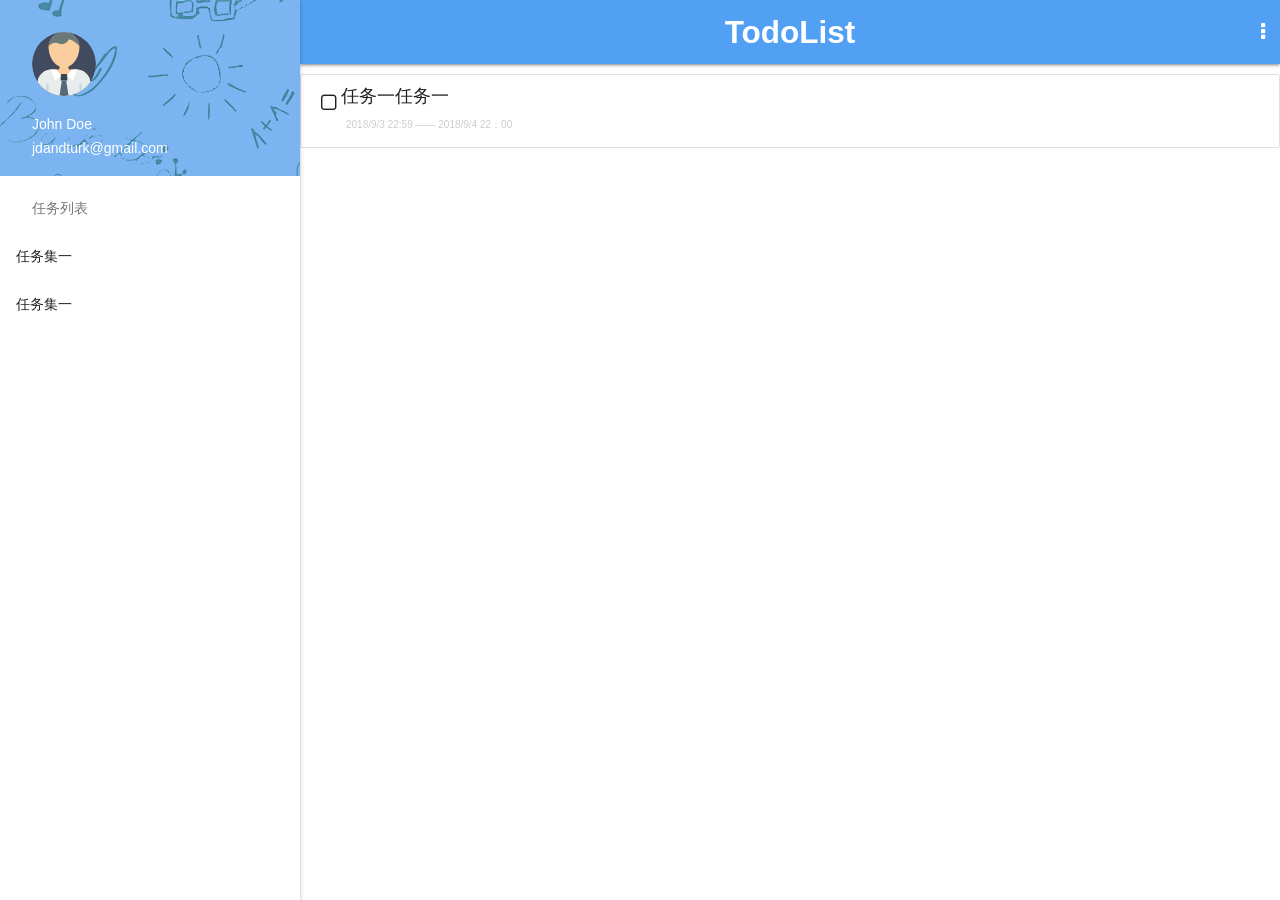
<file: ToDoList_end/WebContent/list.html>
<!DOCTYPE html>
<html>
<head>
    <meta charset="utf-8" />
    <title>todolist</title>
    <meta name="viewport" content="width=device-width, initial-scale=1">
    <script src="lib\jquery-3.2.1.js"></script>
    <link rel="stylesheet" type="text/css" media="screen" href="lib\font-awesome-4.7.0\css\font-awesome.min.css" />
    <link rel="stylesheet" type="text/css" media="screen" href="lib\materialize\css\materialize.min.css" />
    <link rel="stylesheet" type="text/css" media="screen" href="assert\css\style.css" />

    <!-- 完成工作弹出对话框 -->
    <script>
        function showToast(message, duration){
            Materialize.toast(message, duration);
        }
        function showToast1(message, duration){
            Materialize.toast('<i>'+ message + '</i>', duration);
        }
        function showToast2(message, duration){
            Materialize.toast(message, duration, 'rounded');
        }
        function showToast3(message, duration){
            Materialize.toast('Hello World!', duration, '', function toastCompleted(){
                alert('Toast dismissed!');
            });
        }    
    </script>
</head>
<body>
    <ul id="slide-mobile" class="sidenav sidenav-fixed">
        <li>
            <div class="user-view">
                <div class="background">
                    <img src="assert/img/office.jpg">
                </div>
                <a href="user.html"><img class="circle" src="assert/img/avatar-defualt.svg"></a>
                <a href="#name"><span class="white-text name">John Doe</span></a>
                <a href="#email"><span class="white-text email">jdandturk@gmail.com</span></a>
            </div>
        </li>
        <li><a class="subheader">任务列表</a></li>
        <li class="no-padding">
            <ul class="collapsible collapsible-accordion">
                <li class="bold">
                    <a class="collapsible-header waves-effect waves-teal" tabindex="0">任务集一</a>
                    <div class="collapsible-body">
                        <ul>
                            <li><a href="#">任务列表一</a></li>
                            <li><a href="#">任务列表一</a></li>
                        </ul>
                    </div>
                </li>
            </ul>
            <ul class="collapsible collapsible-accordion">
                <li class="bold">
                    <a class="collapsible-header waves-effect waves-teal" tabindex="0">任务集一</a>
                    <div class="collapsible-body">
                        <ul>
                            <li><a href="#">任务列表一</a></li>
                            <li><a href="#">任务列表一</a></li>
                        </ul>
                    </div>
                </li>
            </ul>
        </li>
    </ul>
    <main>
        <!-- nav bar -->
        <nav>
            <div class="nav-wrapper">
                <a href="#" data-target="slide-mobile" class="sidenav-trigger"><i class="fa fa-navicon" style="font-size: 20px;display: inline;"></i></a>
                <a href="#" class="brand-logo center">TodoList</a>
                <ul class="right">
                    <li>
                        <a class="dropdown-trigger" href="#!" data-target="dropdown1"><i class="fa fa-ellipsis-v" style="font-size: 20px;display: inline;"></i></a>
                        <ul id="dropdown1" class="dropdown-content">
                            <li><a href="quadrant.html">四象限</a></li>
                            <li><a href="list.html">时间轴</a></li>
                            <li><a href="tracking.html">查看进度</a></li>
                            <li><a href="task_detail.html">添加任务</a></li>
                        </ul>
                    </li>
                </ul>
            </div>
        </nav>
        <div class="page-container">
            <ul id="list-mod" class="collection">
                <li class="collection-item">
                    <div class="task-name"><i class="fa fa-square-o"></i>&nbsp;&nbsp;&nbsp;&nbsp;任务一任务一</div>
                    <div class="task-deadline">2018/9/3 22:59 —— 2018/9/4 22：00</div>
                </li>
            </ul>
        </div>
    </main>
    <script src="lib\materialize\js\materialize.min.js"></script>
    <script src="assert\js\dropdown.js"></script>
    <script src="assert\js\sidenav.js"></script>
    <script src="assert\js\list.js"></script>
</body>
</html>
</file>
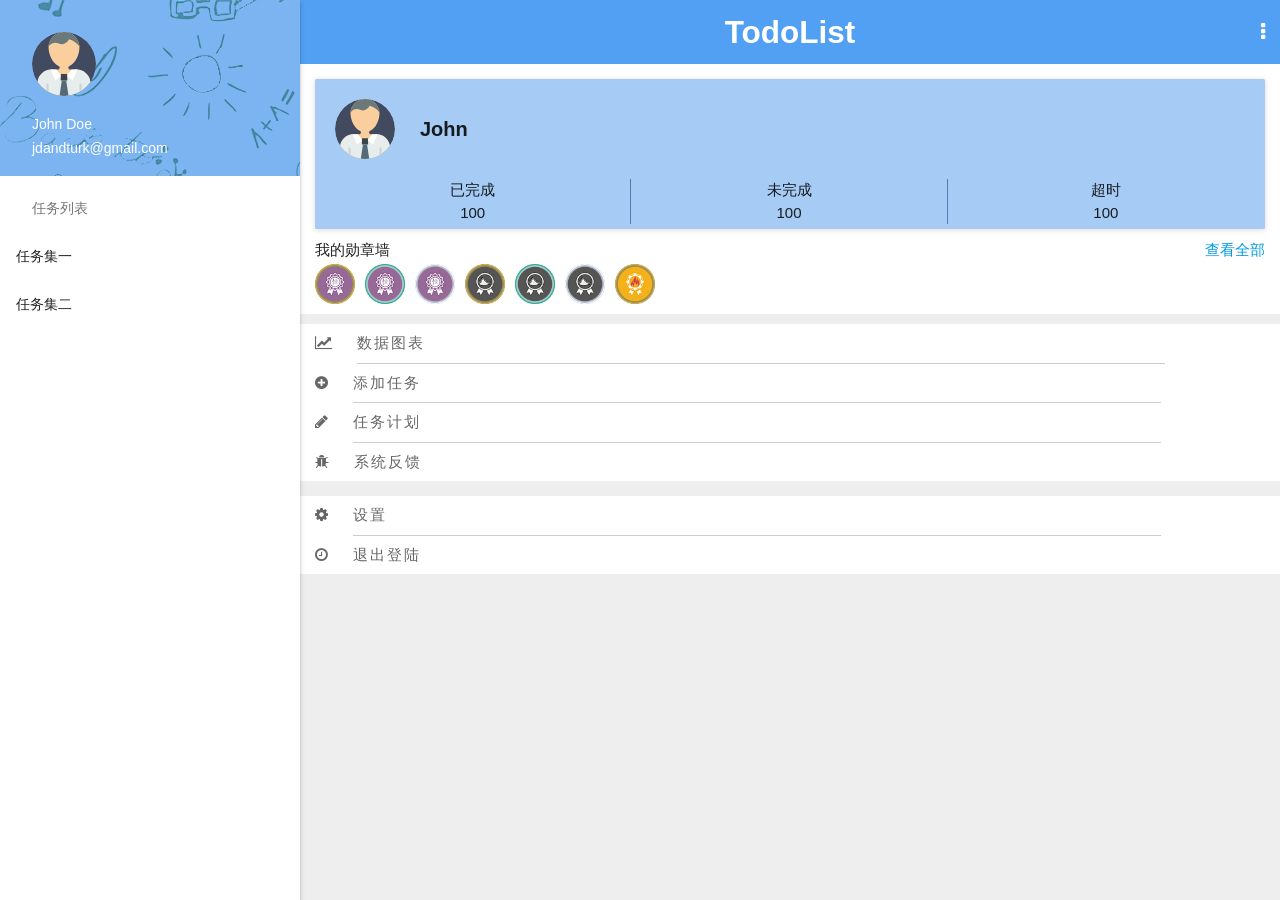
<file: ToDoList_end/WebContent/user.html>
<!DOCTYPE html>
<html>
<head>
    <meta charset="utf-8" />
    <title>用户</title>
    <meta name="viewport" content="width=device-width, initial-scale=1">
    <script src="lib\jquery-3.2.1.js"></script>
    <script src="lib\echarts.min.js"></script>
    <link rel="stylesheet" type="text/css" media="screen" href="lib\font-awesome-4.7.0\css\font-awesome.min.css" />
    <link rel="stylesheet" type="text/css" media="screen" href="lib\materialize\css\materialize.min.css" />
    <link rel="stylesheet" type="text/css" media="screen" href="assert\css\style.css" />
    
</head>
<body>
    <ul id="slide-mobile" class="sidenav sidenav-fixed">
        <li>
            <div class="user-view">
                <div class="background">
                    <img src="assert/img/office.jpg">
                </div>
                <a href="user.html"><img class="circle" src="assert/img/avatar-defualt.svg"></a>
                <a href="#name"><span class="white-text name">John Doe</span></a>
                <a href="#email"><span class="white-text email">jdandturk@gmail.com</span></a>
            </div>
        </li>
        <!-- <li><a href="#!">First Link With Icon</a></li> -->
        <!-- <li><div class="divider"></div></li> -->
        <li><a class="subheader">任务列表</a></li>
        <li class="no-padding">
            <ul class="collapsible collapsible-accordion">
                <li class="bold">
                    <a class="collapsible-header waves-effect waves-teal" tabindex="0">任务集一</a>
                    <div class="collapsible-body">
                        <ul>
                            <li><a href="#">任务列表一</a></li>
                            <li><a href="#">任务列表一</a></li>
                        </ul>
                    </div>
                </li>
            </ul>
            <ul class="collapsible collapsible-accordion">
                <li class="bold">
                    <a class="collapsible-header waves-effect waves-teal" tabindex="0">任务集二</a>
                    <div class="collapsible-body">
                        <ul>
                            <li><a href="#">任务列表一</a></li>
                            <li><a href="#">任务列表一</a></li>
                        </ul>
                    </div>
                </li>
            </ul>
        </li>
    </ul>
    <main style="background-color: #eee; height:100vh;">
        <!-- nav bar -->
        <nav>
            <div class="nav-wrapper">
                <a href="#" data-target="slide-mobile" class="sidenav-trigger"><i class="fa fa-navicon" style="font-size: 20px;display: inline;"></i></a>
                <a href="#" class="brand-logo center">TodoList</a>
                <ul class="right">
                    <li>
                        <a class="dropdown-trigger" href="#!" data-target="dropdown1"><i class="fa fa-ellipsis-v" style="font-size: 20px;display: inline;"></i></a>
                        <ul id="dropdown1" class="dropdown-content">
                            <li><a href="quadrant.html">四象限</a></li>
                            <li><a href="list.html">时间轴</a></li>
                            <li><a href="tracking.html">查看进度</a></li>
                            <li><a href="task_detail.html">添加任务</a></li>
                        </ul>
                    </li>
                </ul>
            </div>
        </nav>
        
        <div id="user-container" class="block-container">
            <div class="user-card">
                <div style="width:100%;height:100px;">
                    <img width="60px;" class="circle" src="assert/img/avatar-defualt.svg" style="margin:20px;float: left;">
                    <p class="user-name">John</p>
                </div>
                
                <ul class="static-row">
                    <li style="border-right:solid 1.5px #5c76af">
                        已完成<br>100
                    </li>
                    <li style="border-right:solid 1.5px #5c76af">
                        未完成<br>100
                    </li>
                    <li>
                        超时<br>100
                    </li>
                </ul>
            </div>

            <div class="achieve-row">

                <div style="width:100%;height:25px;">
                    <p>我的勋章墙</p>
                    <a href="#">查看全部</a>
                </div>
                
                <ul class="achieve-list">
                    <li>
                        <img width="40px" src="assert/img/Achievement/64/c/1.png">
                    </li>
                    <li>
                        <img width="40px" src="assert/img/Achievement/64/c/2.png">
                    </li>
                    <li>
                        <img width="40px" src="assert/img/Achievement/64/c/3.png">
                    </li>
                    <li>
                        <img width="40px" src="assert/img/Achievement/64/c/4.png">
                    </li>
                    <li>
                        <img width="40px" src="assert/img/Achievement/64/c/5.png">
                    </li>
                    <li>
                        <img width="40px" src="assert/img/Achievement/64/c/6.png">
                    </li>
                    <li>
                        <img width="40px" src="assert/img/Achievement/64/c/7.png">
                    </li>
                </ul>
            </div>
        </div>
        <div>
            <ul class="func-list">
                <li class="func-item"><a href="#"><i class="fa fa-line-chart"></i>&nbsp&nbsp&nbsp&nbsp&nbsp&nbsp<p>数据图表</p></a></li>
                <li class="func-item"><a href="#"><i class="fa fa-plus-circle"></i>&nbsp&nbsp&nbsp&nbsp&nbsp&nbsp<p>添加任务</p></a></li>
                <li class="func-item"><a href="#"><i class="fa fa-pencil"></i>&nbsp&nbsp&nbsp&nbsp&nbsp&nbsp<p>任务计划</p></a></li>
                <li class="func-item"><a href="#"><i class="fa fa-bug"></i>&nbsp&nbsp&nbsp&nbsp&nbsp&nbsp<p style="border:none;">系统反馈</p></a></li>
            </ul>

            <ul class="func-list">
                <li class="func-item"><a href="#"><i class="fa fa-cog"></i>&nbsp&nbsp&nbsp&nbsp&nbsp&nbsp<p>设置</p></a></li>
                <li class="func-item"><a href="#"><i class="fa fa-clock-o"></i>&nbsp&nbsp&nbsp&nbsp&nbsp&nbsp<p style="border:none;">退出登陆</p></a></li>
            </ul>
        </div>


        <!-- <div id="taskStatic-table">         
        </div>
        <br>
        <div id="taskTime-table">
        </div>
        <br>
        <div id="radar-map">
        </div>
        <br> -->


        


    </main>
    <script src="lib\materialize\js\materialize.min.js"></script>
    <script src="assert\js\dropdown.js"></script>
    <script src="assert\js\sidenav.js"></script>
    <script src="assert\js\user.js"></script>
</body>
</html>
</file>
